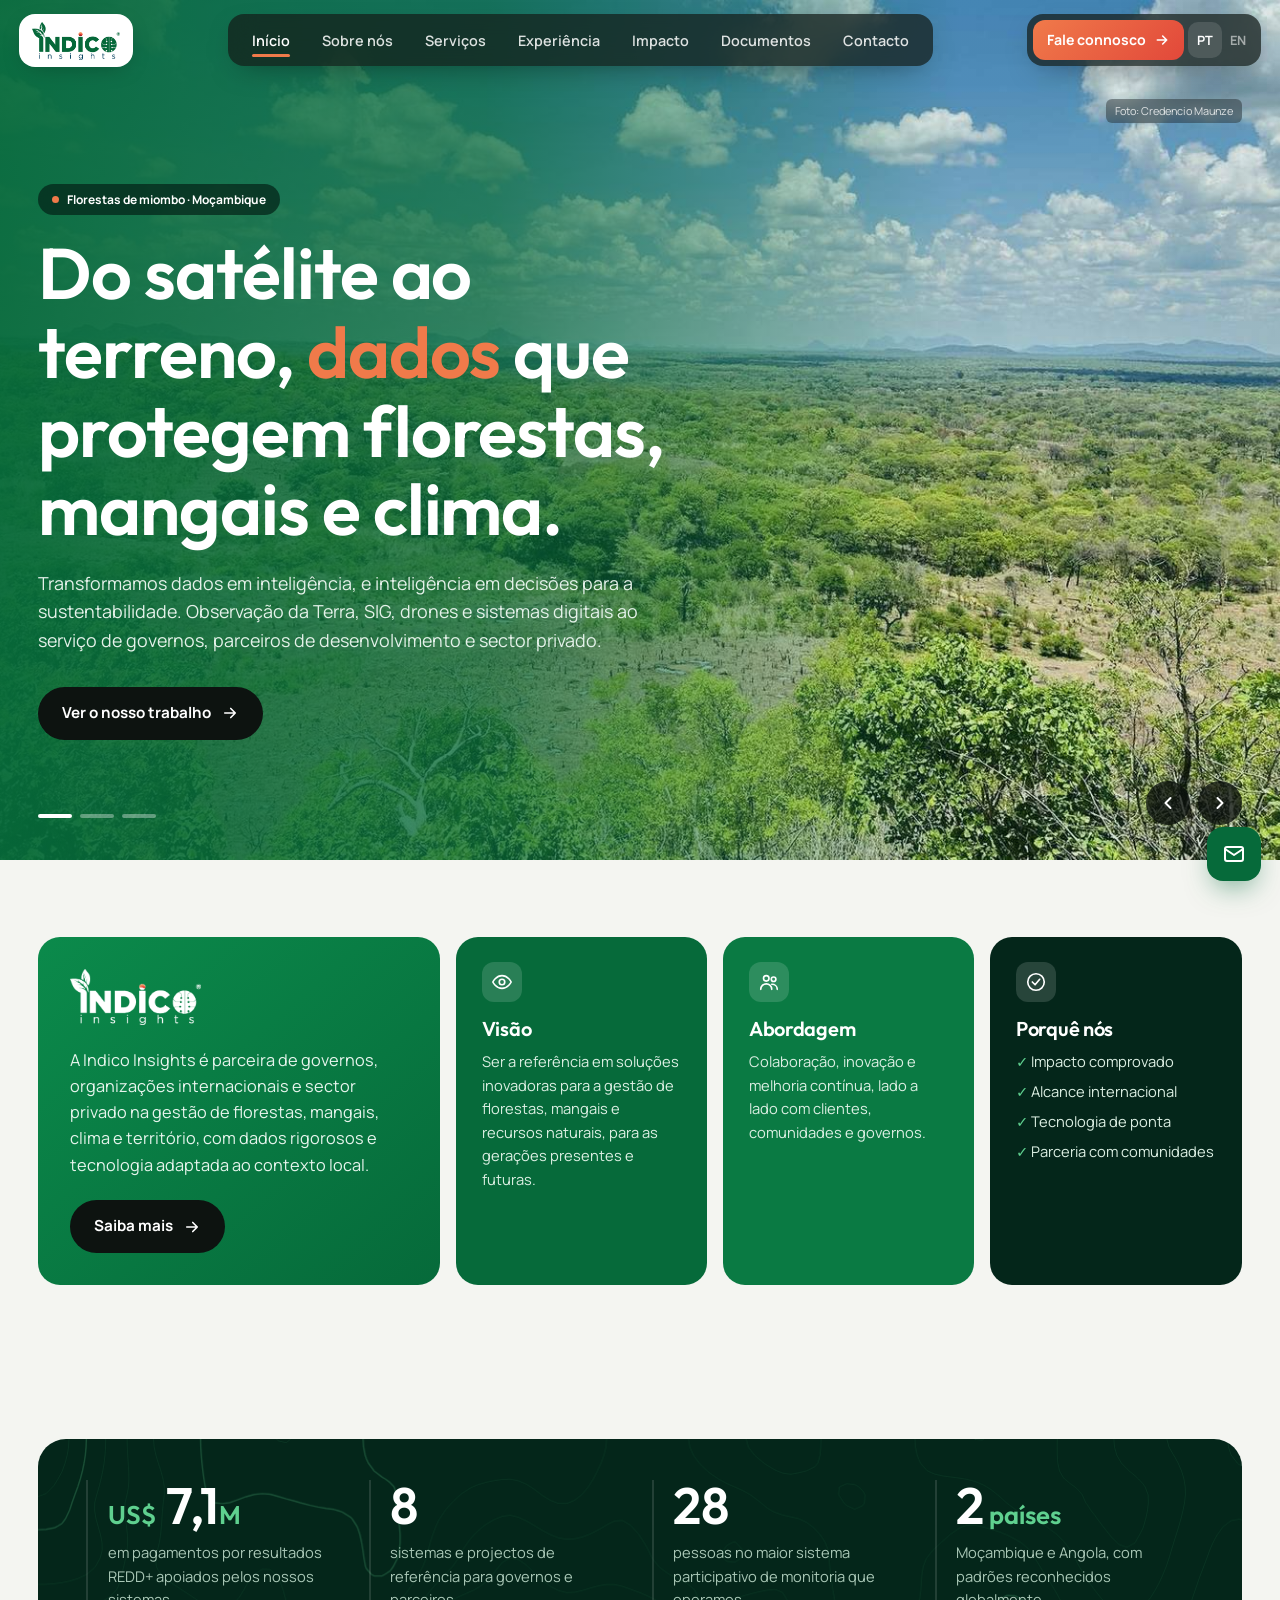
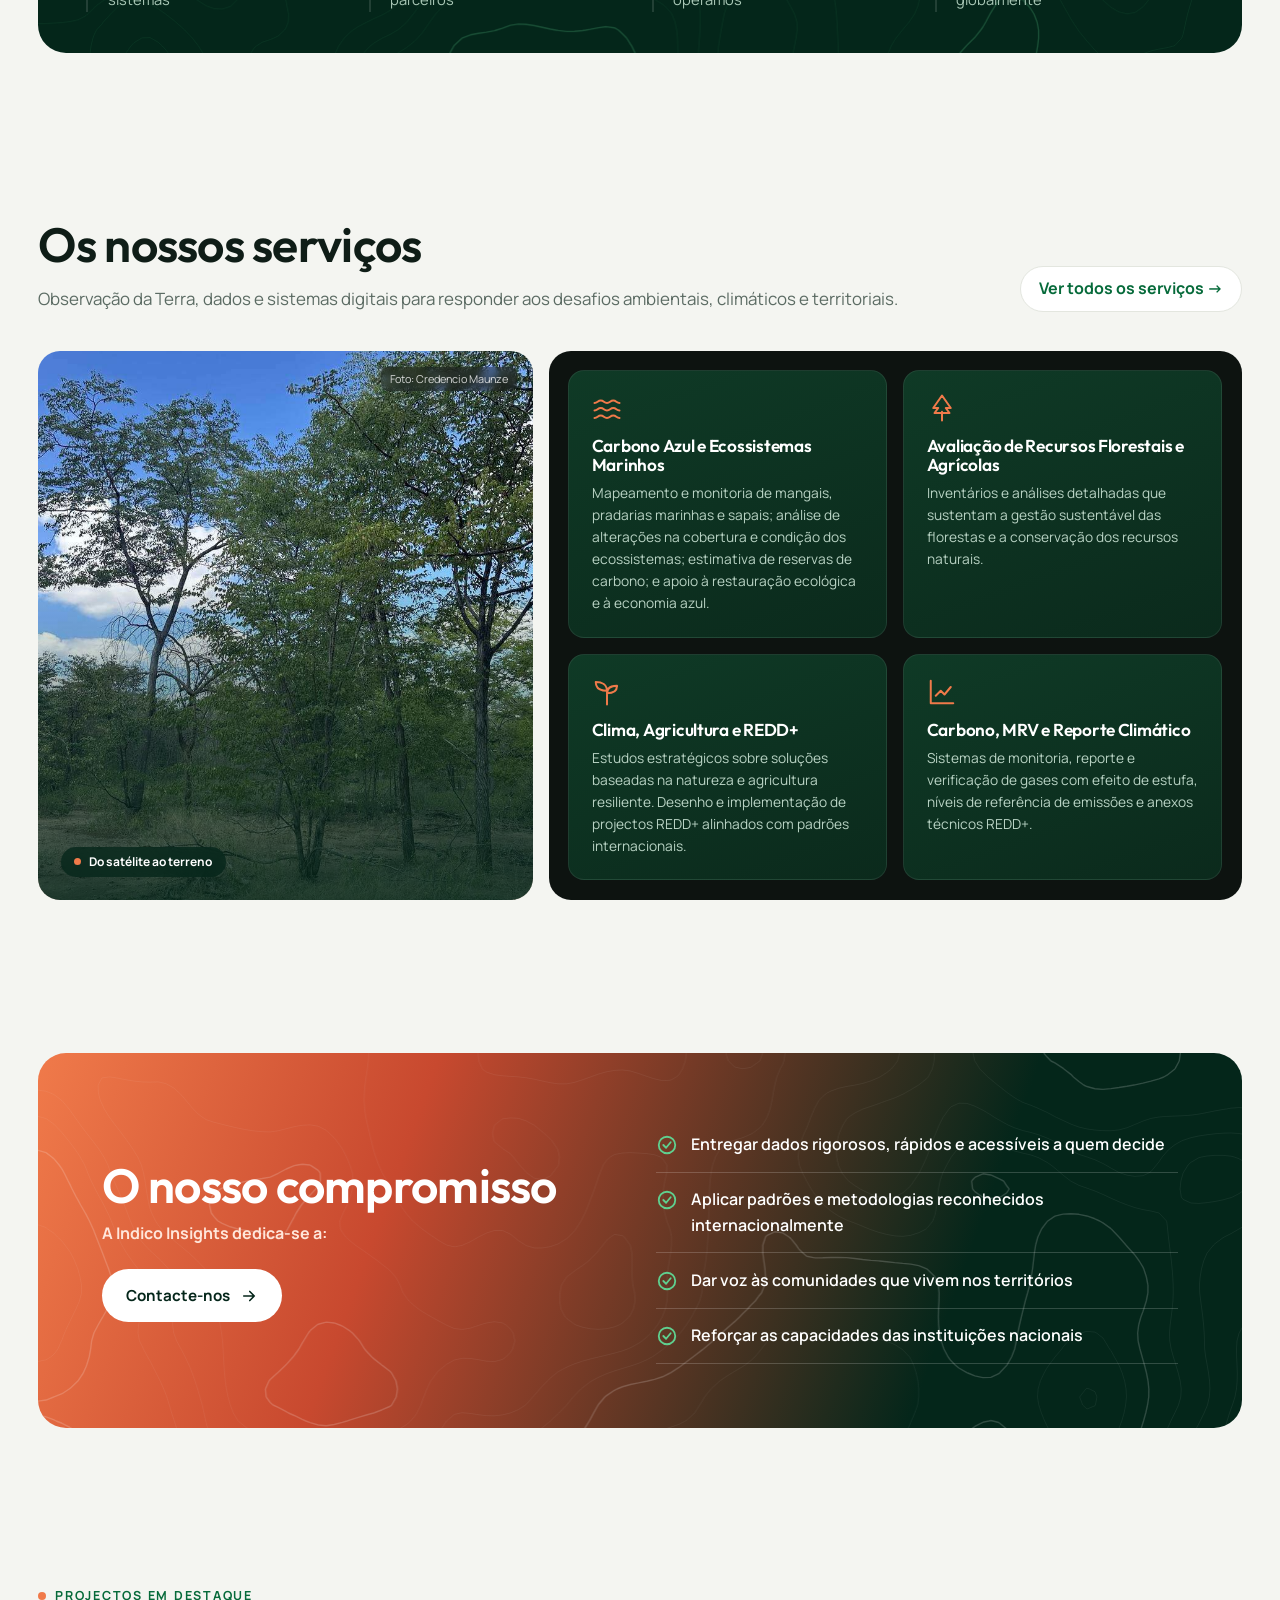
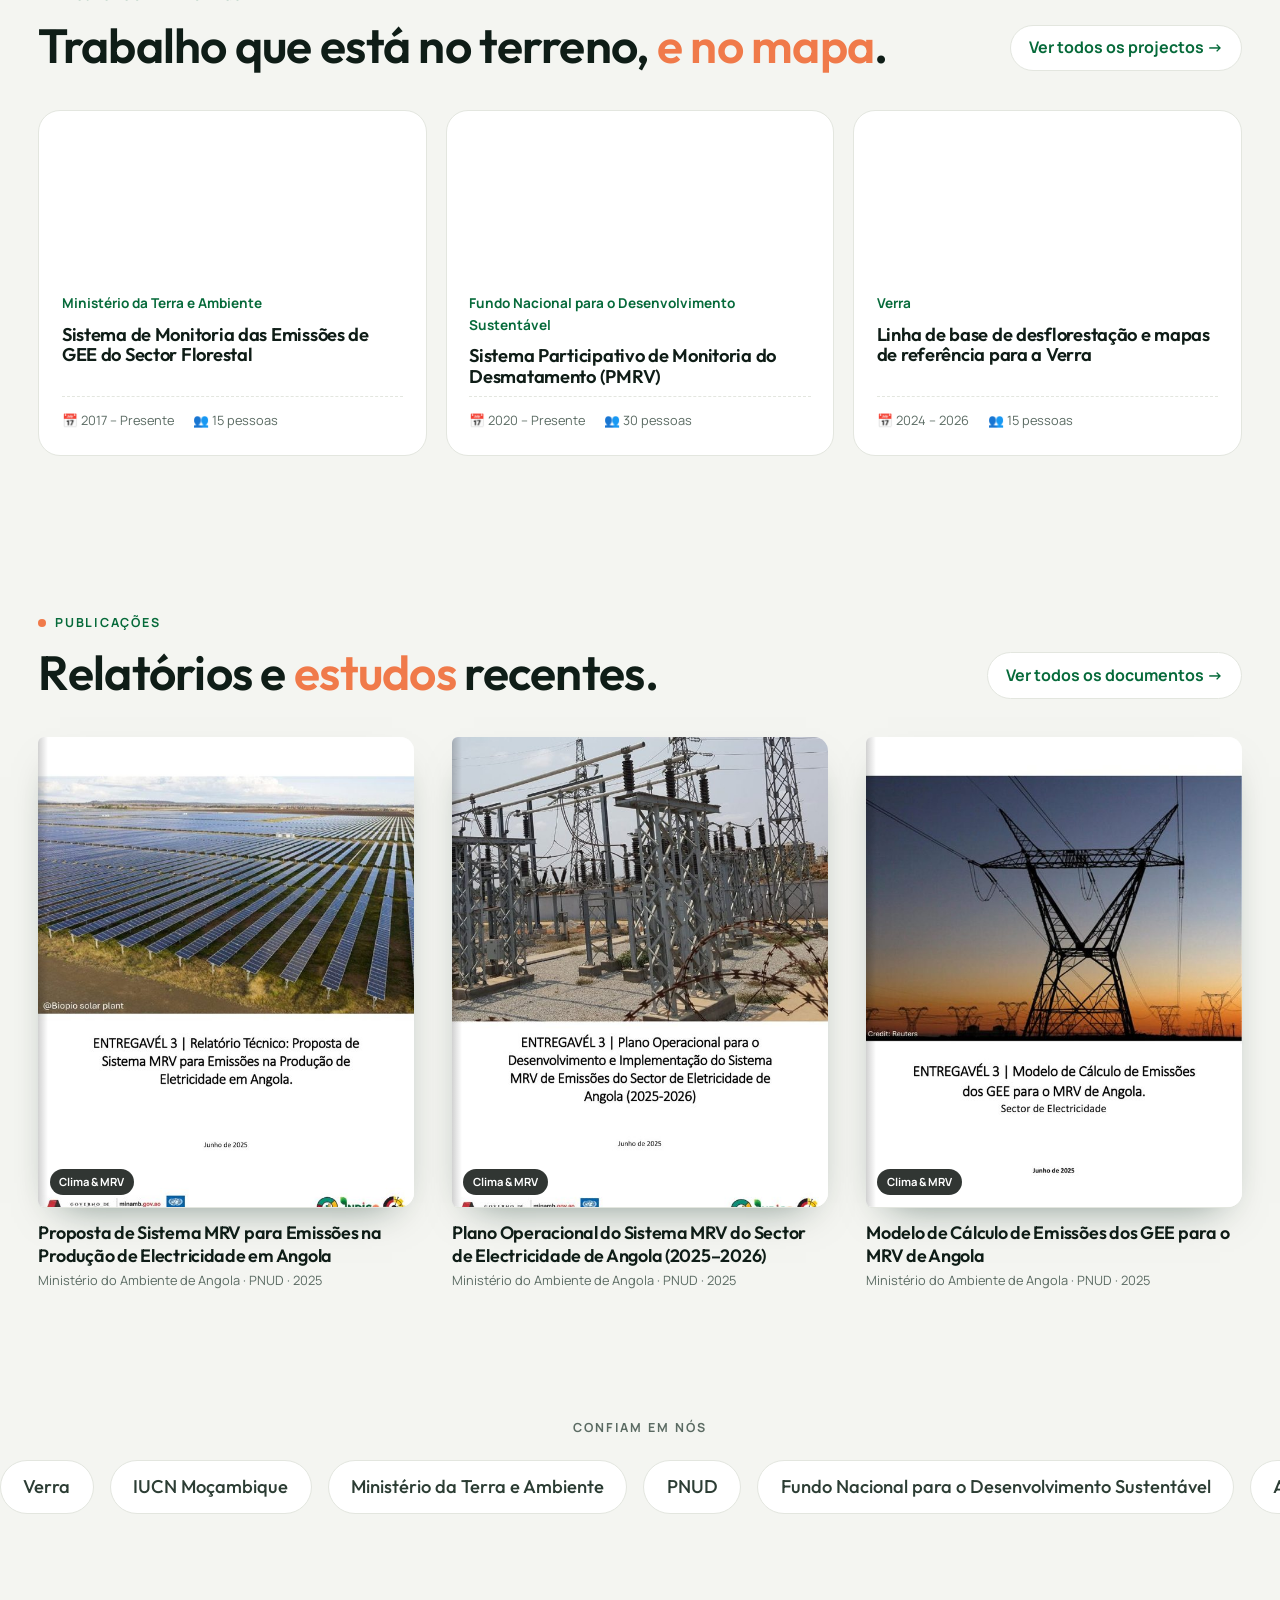
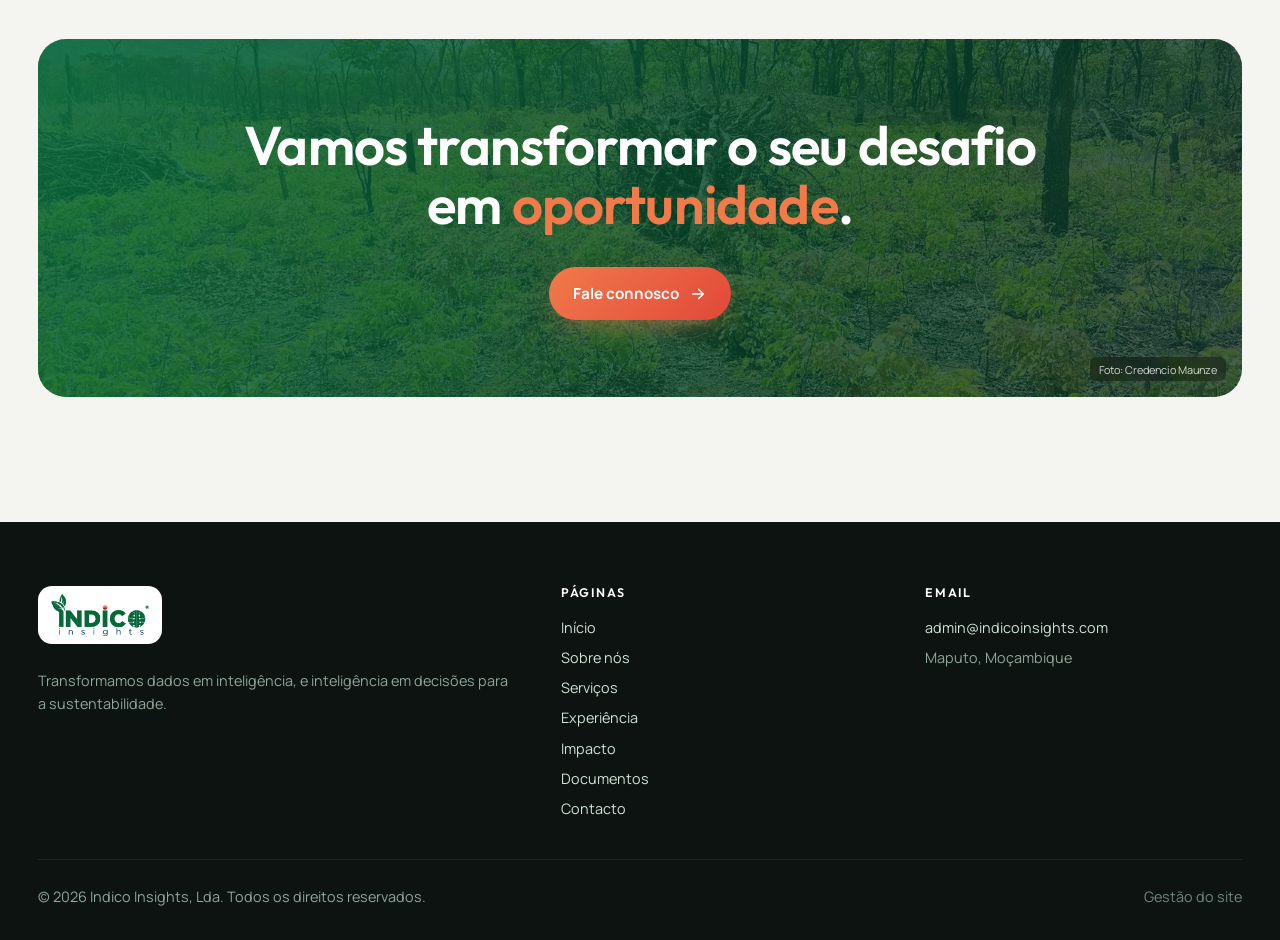
<file: index.html>
<!DOCTYPE html>
<html lang="pt">
<head>
<meta charset="UTF-8">
<meta name="viewport" content="width=device-width, initial-scale=1.0">
<title>Indico Insights</title>
<meta name="description" content="Indico Insights: consultoria e tecnologia em Observação da Terra, SIG, drones, MRV e REDD+ · Earth Observation, GIS, drones, MRV and REDD+ consulting. Maputo, Moçambique.">
<meta property="og:title" content="Indico Insights">
<meta property="og:description" content="Transformamos dados em inteligência, e inteligência em decisões para a sustentabilidade.">
<meta property="og:image" content="assets/logo.png">
<meta name="theme-color" content="#04261a">
<link rel="icon" type="image/png" href="assets/favicon.png">
<link rel="preconnect" href="https://fonts.googleapis.com">
<link rel="preconnect" href="https://fonts.gstatic.com" crossorigin>
<link href="https://fonts.googleapis.com/css2?family=Outfit:wght@400;500;600;700&family=Manrope:wght@400;500;600;700;800&display=swap" rel="stylesheet">
<link rel="stylesheet" href="assets/style.css">
</head>
<body>
  <nav class="nav" id="nav"></nav>
  <main id="app"></main>
  <footer id="footer"></footer>
  <a class="fab" id="fab" href="#contacto" aria-label="Contacto"></a>
  <div class="modal" id="modal" role="dialog" aria-modal="true"><div class="box"></div></div>

  <!-- 1) conteúdo (gerido em admin.html)   2) motor do site -->
  <script src="conteudo.js"></script>
  <script src="assets/app.js"></script>
</body>
</html>
</file>
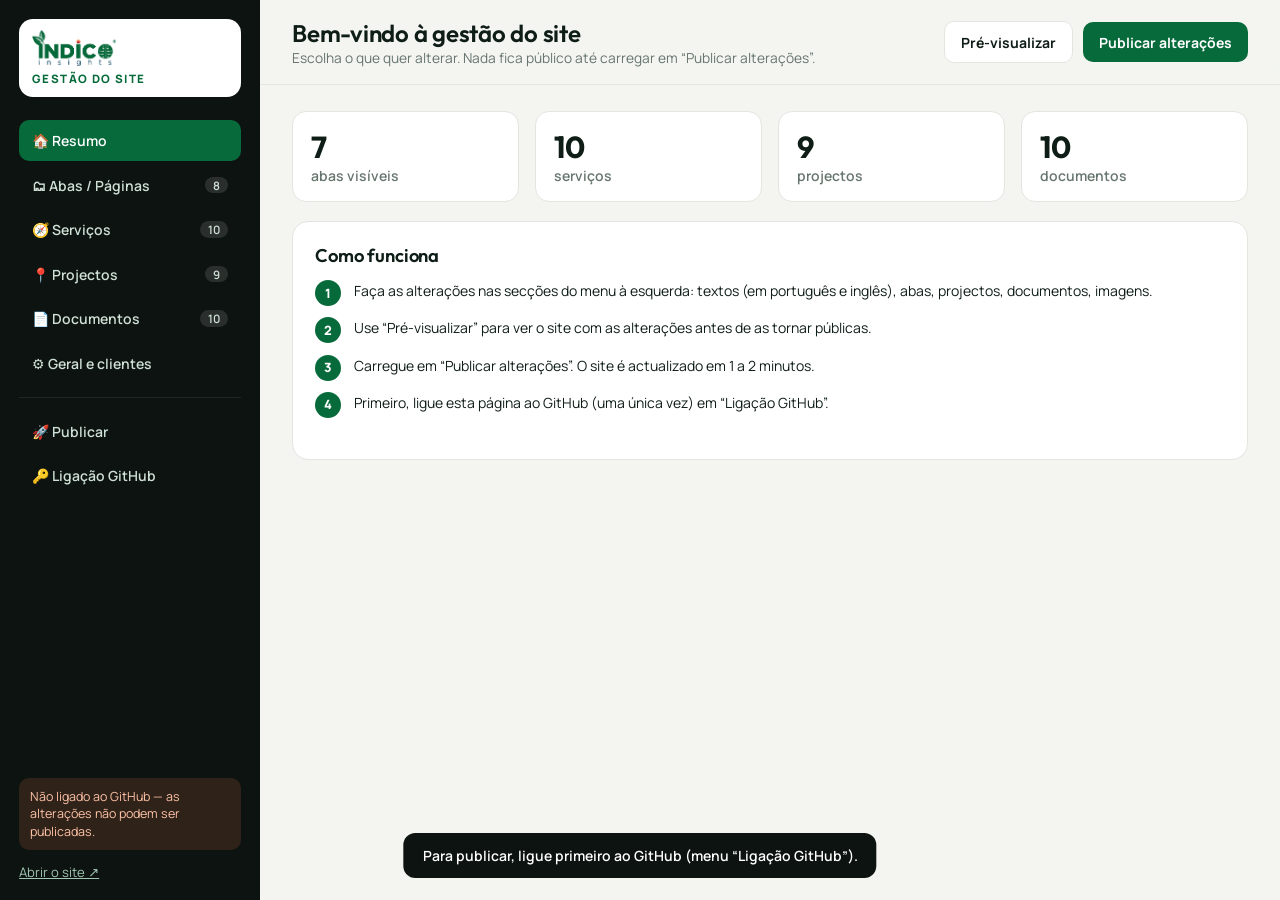
<file: admin.html>
<!DOCTYPE html>
<html lang="pt">
<head>
<meta charset="UTF-8">
<meta name="viewport" content="width=device-width, initial-scale=1.0">
<meta name="robots" content="noindex, nofollow">
<title>Gestão do site · Indico Insights</title>
<link rel="icon" type="image/png" href="assets/favicon.png">
<link rel="preconnect" href="https://fonts.googleapis.com">
<link rel="preconnect" href="https://fonts.gstatic.com" crossorigin>
<link href="https://fonts.googleapis.com/css2?family=Outfit:wght@500;600;700&family=Manrope:wght@400;500;600;700;800&display=swap" rel="stylesheet">
<link rel="stylesheet" href="assets/admin.css">
</head>
<body>
  <aside class="side">
    <div class="brand"><img src="assets/logo.png" alt="Indico Insights"><span>Gestão do site</span></div>
    <nav id="sidenav"></nav>
    <div class="side-foot">
      <div id="conn" class="conn off"></div>
      <a href="index.html" target="_blank" rel="noopener">Abrir o site ↗</a>
    </div>
  </aside>
  <main class="main">
    <header class="topbar">
      <div><h1 id="title"></h1><p id="subtitle"></p></div>
      <div class="actions">
        <span id="dirty" class="dirty"></span>
        <button class="b ghost" id="previewBtn">Pré-visualizar</button>
        <button class="b primary" id="publishBtn">Publicar alterações</button>
      </div>
    </header>
    <div id="view" class="view"></div>
  </main>
  <div id="dialog" class="dialog"><div class="dbox"></div></div>
  <div id="toast" class="toast"></div>
  <script src="conteudo.js"></script>
  <script src="assets/admin.js"></script>
</body>
</html>
</file>
<file: assets/style.css>
:root{
  --green:#066a3a; --green-2:#0b8a4b; --leaf:#5fd08f; --navy:#0b3d5c; --deep:#04261a; --ocean:#06324a;
  --sun:#f07a4a; --sun-2:#e2483a; --bg:#f4f5f1; --ink:#0f1d17; --muted:#5b6b63; --line:#e3e6df; --r:22px;
  --hfont:Outfit,system-ui,sans-serif;
}
*{box-sizing:border-box;margin:0;padding:0}
html{scroll-behavior:smooth}
body{font-family:Manrope,system-ui,sans-serif;color:var(--ink);background:var(--bg);line-height:1.6;-webkit-font-smoothing:antialiased}
img{max-width:100%;display:block}
a{color:inherit}
h1,h2,h3,h4{font-family:var(--hfont);font-weight:600;line-height:1.1;letter-spacing:-.015em}
h1 em,h2 em{font-style:normal;color:var(--sun)}
.wrap{width:min(1240px,94vw);margin-inline:auto}
.pill-label{display:inline-flex;align-items:center;gap:.5rem;background:rgba(4,38,26,.75);color:#fff;border-radius:999px;padding:.35rem .85rem;font-size:.75rem;font-weight:700;backdrop-filter:blur(6px)}
.pill-label::before{content:"";width:7px;height:7px;border-radius:50%;background:var(--sun)}
.eyebrow{display:inline-flex;align-items:center;gap:.55rem;font-size:.78rem;font-weight:700;letter-spacing:.14em;text-transform:uppercase;color:var(--green)}
.eyebrow::before{content:"";width:8px;height:8px;border-radius:50%;background:var(--sun)}
section{padding:clamp(3rem,6vw,5.5rem) 0}
section.bg-white{background:#fff}
.head{display:flex;justify-content:space-between;align-items:flex-end;gap:2rem;margin-bottom:2.4rem;flex-wrap:wrap}
.head.center{justify-content:center;text-align:center}
.head>div{max-width:none}
.head h2{font-size:clamp(2rem,4vw,3rem);margin:.7rem 0 0}
.head p{color:var(--muted);font-size:1.06rem;margin-top:.9rem}
.more{font-weight:700;color:var(--green);text-decoration:none;white-space:nowrap;border:1.5px solid var(--line);padding:.6rem 1.1rem;border-radius:999px;background:#fff;transition:all .2s}
.more:hover{border-color:var(--green);background:var(--green);color:#fff}
#app{min-height:70vh;animation:pagein .5s ease}
@keyframes pagein{from{opacity:0;transform:translateY(8px)}}

/* ===== FLOATING NAV ===== */
.nav{position:fixed;inset:0 0 auto;z-index:50;padding:.9rem 0;pointer-events:none}
.nav .wrap{display:flex;align-items:flex-start;justify-content:space-between;gap:1rem;width:min(1400px,97vw)}
.nav .wrap>*{pointer-events:auto}
.logo-pill{background:#fff;border-radius:16px;padding:.45rem .8rem;box-shadow:0 6px 24px -10px rgba(0,0,0,.35);display:block}
.logo-pill img{height:38px}
.menu-pill{background:rgba(20,28,24,.72);backdrop-filter:blur(14px);border-radius:16px;padding:.35rem .5rem;display:flex;flex-wrap:wrap;justify-content:center;list-style:none;box-shadow:0 10px 30px -14px rgba(0,0,0,.5);max-width:none}
.menu-pill a{display:block;color:#fff;text-decoration:none;font-weight:600;font-size:.9rem;padding:.55rem 1rem;border-radius:12px;position:relative;opacity:.85;transition:opacity .2s,background .2s}
.menu-pill a:hover{opacity:1;background:rgba(255,255,255,.08)}
.menu-pill a.active{opacity:1}
.menu-pill a.active::after{content:"";position:absolute;left:1rem;right:1rem;bottom:.2rem;height:3px;border-radius:3px;background:var(--sun)}
.right-pill{display:flex;align-items:center;gap:.25rem;background:rgba(20,28,24,.72);backdrop-filter:blur(14px);border-radius:16px;padding:.35rem;box-shadow:0 10px 30px -14px rgba(0,0,0,.5)}
.right-pill .cta{display:flex;align-items:center;gap:.45rem;color:#fff;text-decoration:none;font-weight:700;font-size:.88rem;padding:.55rem .9rem;border-radius:12px;background:linear-gradient(135deg,var(--sun),var(--sun-2))}
.lang button{background:none;border:0;color:#fff;font:700 .8rem Manrope,sans-serif;padding:.55rem .55rem;cursor:pointer;opacity:.55;border-radius:10px}
.lang button.on{opacity:1;background:rgba(255,255,255,.12)}
.burger{display:none;background:none;border:0;color:#fff;cursor:pointer;padding:.4rem}

/* ===== HERO SLIDER ===== */
.hero{position:relative;height:min(100vh,860px);min-height:600px;overflow:hidden;color:#fff;background:var(--deep)}
.slide{position:absolute;inset:0;opacity:0;transition:opacity 1s ease;display:flex;align-items:center}
.slide.on{opacity:1;z-index:1}
.slide .bgimg{position:absolute;inset:0;background-size:cover;background-position:center;transform:scale(1.08);transition:transform 7s ease}
.slide.on .bgimg{transform:scale(1)}
.slide .shade{position:absolute;inset:0;background:linear-gradient(90deg,rgba(6,106,58,.95) 0%,rgba(6,106,58,.75) 38%,rgba(6,106,58,.1) 75%)}
.slide.noimg{background:radial-gradient(120% 90% at 85% 10%,#0e5a3a 0%,transparent 55%),radial-gradient(90% 80% at 0% 100%,var(--ocean) 0%,transparent 60%),var(--deep)}
.slide .wrap{position:relative;z-index:2;display:grid;grid-template-columns:1.2fr .8fr;gap:3rem;align-items:center;padding-top:4rem}
.slide h1{font-size:clamp(2.4rem,5.6vw,4.8rem);margin:1.2rem 0 1.2rem;max-width:820px}
.slide p{font-size:clamp(1.02rem,1.4vw,1.2rem);max-width:600px;color:#e4f1e9;margin-bottom:2rem}
.slide .txt>*{opacity:0;transform:translateY(24px);transition:opacity .8s ease,transform .8s ease}
.slide.on .txt>*{opacity:1;transform:none}
.slide.on .txt>*:nth-child(2){transition-delay:.15s}.slide.on .txt>*:nth-child(3){transition-delay:.3s}.slide.on .txt>*:nth-child(4){transition-delay:.45s}
.hero-ctrl{position:absolute;right:max(3vw,1rem);bottom:2.2rem;z-index:5;display:flex;gap:.5rem}
.hero-ctrl button{width:44px;height:44px;border-radius:50%;border:0;background:rgba(10,15,12,.75);color:#fff;cursor:pointer;display:grid;place-items:center}
.hero-ctrl button:hover{background:var(--sun)}
.hero-bar{position:absolute;left:0;bottom:0;height:5px;z-index:5;background:var(--sun);width:0}
.hero-dots{position:absolute;left:max(3vw,1rem);bottom:2.6rem;z-index:5;display:flex;gap:.5rem}
.hero-dots button{width:34px;height:4px;border-radius:4px;border:0;background:rgba(255,255,255,.35);cursor:pointer}
.hero-dots button.on{background:#fff}
.btn{display:inline-flex;align-items:center;gap:.6rem;padding:.9rem 1.5rem;border-radius:999px;font-weight:700;text-decoration:none;transition:transform .25s,box-shadow .25s,background .25s;border:0;cursor:pointer;font-family:inherit;font-size:.95rem}
.btn-dark{background:#0d1310;color:#fff}
.btn-dark:hover{transform:translateY(-2px);background:#000}
.btn-sun{background:linear-gradient(135deg,var(--sun),var(--sun-2));color:#fff;box-shadow:0 10px 30px -12px rgba(240,122,74,.8)}
.btn-sun:hover{transform:translateY(-2px)}
.btn-white{background:#fff;color:var(--deep)}
.btn-line{border:1.5px solid var(--line);color:var(--ink);background:#fff;padding:.65rem 1.1rem;font-size:.88rem}
.btn-line:hover{border-color:var(--green);color:var(--green)}
.btn svg{width:18px;height:18px}
.orbit{position:relative;aspect-ratio:1;max-width:420px;justify-self:end;width:100%}
.orbit .ring{position:absolute;inset:0;border-radius:50%;border:1px dashed rgba(95,208,143,.35);animation:spin 60s linear infinite}
.orbit .ring.r2{inset:12%;border-style:solid;border-color:rgba(255,255,255,.08);animation-duration:40s;animation-direction:reverse}
.orbit .sat{position:absolute;top:-6px;left:50%;width:12px;height:12px;border-radius:50%;background:var(--sun);box-shadow:0 0 20px var(--sun)}
.orbit .core{position:absolute;inset:22%;border-radius:50%;overflow:hidden;background:radial-gradient(circle at 35% 30%,#1c8a57,#06432a 60%,#032116);box-shadow:inset -20px -30px 60px rgba(0,0,0,.5),0 0 80px rgba(95,208,143,.25)}
.core canvas{width:100%;height:100%}
.scan{position:absolute;inset:0;background:linear-gradient(180deg,transparent 45%,rgba(95,208,143,.35) 50%,transparent 55%);animation:scan 4.5s ease-in-out infinite}
@keyframes spin{to{transform:rotate(360deg)}}
@keyframes scan{0%,100%{transform:translateY(-40%)}50%{transform:translateY(40%)}}
.bgcanvas{position:absolute;inset:0;width:100%;height:100%}

/* ===== PAGE HEADER (inner) ===== */
.phero-wrap{padding:6.2rem 0 0}
.phero{position:relative;overflow:hidden;color:#fff;border-radius:28px;padding:clamp(3rem,7vw,5.5rem) clamp(1.6rem,5vw,4.5rem);
  background:radial-gradient(90% 120% at 90% 0%,#0e7a45 0%,transparent 60%),linear-gradient(120deg,var(--green),var(--deep) 75%)}
.phero>*:not(canvas){position:relative;z-index:2}
.phero .bgcanvas{z-index:1}
.phero h1{font-size:clamp(2.2rem,5vw,4rem);max-width:900px;margin-top:1rem}
.phero p{color:#d9ece1;font-size:1.12rem;max-width:720px;margin-top:1.2rem}
.phero .crumbs{position:absolute;right:2rem;top:1.6rem;font-size:.78rem;color:#bfe0cc;letter-spacing:.08em}

/* ===== BENTO ===== */
.bento{display:grid;grid-template-columns:1.6fr 1fr 1fr 1fr;gap:1rem}
.bento .brand{background:linear-gradient(140deg,var(--green-2),var(--green));color:#fff;border-radius:var(--r);padding:2rem;display:flex;flex-direction:column;justify-content:space-between;gap:1.4rem;position:relative;overflow:hidden}
.bento .brand img{height:56px;width:auto;align-self:flex-start}
.bento .brand p{font-size:1.02rem;color:#e6f4ec;position:relative}
.bento .brand .btn{align-self:flex-start}
.bento .tile{background:var(--green);color:#fff;border-radius:var(--r);padding:1.6rem;transition:transform .3s}
.bento .tile:hover{transform:translateY(-5px)}
.bento .tile:nth-child(3){background:#0a7a43}.bento .tile:nth-child(4){background:var(--deep)}
.bento .tile .ic{width:40px;height:40px;border-radius:12px;background:rgba(255,255,255,.14);display:grid;place-items:center;margin-bottom:1rem}
.bento .tile h3{font-size:1.25rem;margin-bottom:.6rem}
.bento .tile p,.bento .tile li{color:#dcefe3;font-size:.92rem}
.bento .tile ul{list-style:none;display:grid;gap:.4rem}
.bento .tile li::before{content:"✓ ";color:var(--leaf);font-weight:800}

/* ===== STATS ===== */
.stats-card{background:var(--deep);color:#fff;border-radius:28px;padding:2.6rem clamp(1.5rem,4vw,3rem);display:grid;grid-template-columns:repeat(4,1fr);gap:1.5rem;position:relative;overflow:hidden}
.stat{position:relative;padding-left:1.2rem;border-left:2px solid rgba(255,255,255,.12)}
.stat b{font-family:var(--hfont);font-size:clamp(2.2rem,4vw,3.3rem);font-weight:600;display:block;line-height:1}
.stat b small{font-size:.5em;color:var(--leaf)}
.stat>span{display:block;margin-top:.6rem;color:#a9c7b6;font-size:.92rem}

/* ===== SERVICES ===== */
.svc-bento{display:grid;grid-template-columns:1fr 1.4fr;gap:1rem}
.svc-visual{border-radius:var(--r);overflow:hidden;position:relative;min-height:420px;background:linear-gradient(160deg,#0e7a45,var(--deep));background-size:cover;background-position:center}
.svc-visual .cap{position:absolute;left:1.4rem;bottom:1.4rem;right:1.4rem;color:#fff;z-index:2}
.svc-visual .cap h3{font-size:1.6rem}
.svc-panel{background:#0d1310;border-radius:var(--r);padding:1.2rem;display:grid;grid-template-columns:1fr 1fr;gap:1rem}
.svc-card{background:linear-gradient(160deg,#0f3a26,#0b2a1c);border:1px solid rgba(255,255,255,.08);border-radius:16px;padding:1.4rem;color:#fff;transition:transform .3s,border-color .3s}
.svc-card:hover{transform:translateY(-4px);border-color:var(--leaf)}
.svc-card .ic{color:var(--sun);width:30px;height:30px;margin-bottom:.8rem;display:block}
.svc-card h3{font-size:1.08rem;margin-bottom:.5rem}
.svc-card p{color:#b9d3c4;font-size:.86rem}
.svc-card.more-card{background:linear-gradient(135deg,var(--sun),var(--sun-2));display:flex;flex-direction:column;justify-content:space-between;text-decoration:none;border:0}
.svc-card.more-card h3{font-size:1.4rem}
.svc-grid{display:grid;grid-template-columns:repeat(auto-fill,minmax(280px,1fr));gap:1rem}
.svc-grid .svc-card{background:#fff;color:var(--ink);border:1px solid var(--line);padding:1.8rem}
.svc-grid .svc-card .ic{width:40px;height:40px;color:var(--green)}
.svc-grid .svc-card p{color:var(--muted);font-size:.92rem}
.svc-grid .svc-card:hover{border-color:var(--green);box-shadow:0 24px 50px -30px rgba(6,106,58,.5)}
.svc-grid .svc-card.more-card{color:#fff}
.svc-grid .svc-card.more-card p{color:#fff}

/* ===== CHECKLIST BAND ===== */
.band{border-radius:28px;padding:clamp(2rem,5vw,4rem);color:#fff;background:linear-gradient(110deg,var(--sun) 0%,#c8492f 30%,var(--deep) 75%);display:grid;grid-template-columns:1fr 1fr;gap:2rem;align-items:center;position:relative;overflow:hidden}
.band h2{font-size:clamp(2rem,4vw,3rem)}
.band>div>p{font-weight:700;margin-top:.6rem;color:#ffe6da}
.band ul{list-style:none;display:grid}
.band li{display:flex;gap:.8rem;align-items:flex-start;padding:.9rem 0;border-bottom:1px solid rgba(255,255,255,.18);font-weight:600}
.band li svg{flex:none;color:var(--leaf);margin-top:2px}
.band .btn{margin-top:1.4rem}

/* ===== TEXT/PILLARS ===== */
.textblock .grid{display:grid;grid-template-columns:1fr 1fr;gap:3.5rem;align-items:center}
.textblock .grid.single{grid-template-columns:1fr;max-width:780px}
.textblock p{color:var(--muted);font-size:1.07rem;margin-bottom:1rem}
.textblock p:first-child{font-size:1.32rem;color:var(--ink);font-family:var(--hfont);line-height:1.4}
.pillars{display:grid;grid-template-columns:1fr 1fr;gap:1rem}
.pillar{background:#fff;border:1px solid var(--line);border-radius:var(--r);padding:1.6rem;transition:transform .3s,box-shadow .3s}
.pillar:hover{transform:translateY(-5px);box-shadow:0 24px 50px -28px rgba(6,106,58,.45)}
.pillar .ic{width:44px;height:44px;border-radius:12px;display:grid;place-items:center;background:#e4f3ea;color:var(--green);margin-bottom:1rem}
.pillar h3{font-size:1.12rem;margin-bottom:.35rem}
.pillar p{font-size:.9rem!important;margin:0;color:var(--muted)!important;font-family:Manrope,sans-serif!important;line-height:1.55!important}

/* ===== IMPACT ===== */
.impact-card{position:relative;border-radius:28px;overflow:hidden;color:#fff;background:linear-gradient(120deg,var(--ocean),var(--deep) 60%);padding:clamp(2rem,5vw,4rem);display:grid;grid-template-columns:1.1fr 1fr;gap:3rem}
.impact-card canvas{opacity:.35}
.impact-card>div{position:relative}
.impact-card p{color:#c7dbd0;font-size:1.05rem}
.big-num{font-family:var(--hfont);font-weight:700;font-size:clamp(3.5rem,8vw,6.2rem);line-height:1;color:var(--sun);margin:1.4rem 0 .5rem}
.why{display:grid;gap:.9rem}
.why div{background:rgba(255,255,255,.06);border:1px solid rgba(255,255,255,.12);border-radius:16px;padding:1.2rem 1.3rem}
.why h3{font-size:1.08rem;margin-bottom:.3rem}
.why p{font-size:.9rem}

/* ===== PROJECTS ===== */
.filters{display:flex;flex-wrap:wrap;gap:.5rem;margin-bottom:1.8rem}
.chip{border:1.5px solid var(--line);background:#fff;border-radius:999px;padding:.5rem 1.05rem;font:600 .88rem Manrope,sans-serif;cursor:pointer;transition:all .2s;color:var(--ink)}
.chip:hover{border-color:var(--green)}
.chip.on{background:#0d1310;border-color:#0d1310;color:#fff}
.proj-grid{display:grid;grid-template-columns:repeat(auto-fill,minmax(320px,1fr));gap:1.2rem}
.proj{background:#fff;border:1px solid var(--line);border-radius:var(--r);overflow:hidden;display:flex;flex-direction:column;cursor:pointer;transition:transform .35s,box-shadow .35s;text-align:left;font:inherit;color:inherit;padding:0}
.proj:hover{transform:translateY(-6px);box-shadow:0 30px 60px -30px rgba(4,38,26,.45)}
.proj .art{height:160px;position:relative;overflow:hidden;background-size:cover;background-position:center}
.proj .art canvas{width:100%;height:100%;display:block}
.proj .flag{position:absolute;top:.9rem;left:.9rem}
.live{position:absolute;top:.9rem;right:.9rem;background:var(--sun);color:#fff;border-radius:999px;padding:.3rem .7rem;font-size:.72rem;font-weight:700;display:flex;align-items:center;gap:.35rem}
.live i{width:7px;height:7px;border-radius:50%;background:#fff;animation:pulse 1.6s infinite}
@keyframes pulse{50%{opacity:.3}}
.proj .body{padding:1.4rem 1.4rem 1.5rem;display:flex;flex-direction:column;gap:.6rem;flex:1}
.proj h3{font-size:1.15rem}
.proj .client{font-size:.85rem;color:var(--green);font-weight:700}
.proj .meta{display:flex;gap:1.2rem;font-size:.8rem;color:var(--muted);margin-top:auto;padding-top:.8rem;border-top:1px dashed var(--line)}
.proj.hide,.docc.hide{display:none}

/* ===== DOCUMENTS (covers) ===== */
.doc-grid{display:grid;grid-template-columns:repeat(3,1fr);gap:3rem 2.4rem}
@media (max-width:900px){.doc-grid{grid-template-columns:repeat(2,1fr);gap:2rem 1.4rem}}
.docc{cursor:pointer;background:none;border:0;text-align:left;font:inherit;color:inherit;display:flex;flex-direction:column;gap:.9rem}
.docc .cover{aspect-ratio:4/5;border-radius:6px 14px 14px 6px;overflow:hidden;background:#fff;position:relative;box-shadow:0 1px 0 var(--line),0 18px 40px -22px rgba(4,38,26,.55);transition:transform .4s cubic-bezier(.2,.8,.2,1),box-shadow .4s}
.docc .cover img{width:100%;height:100%;object-fit:cover;object-position:top}
.docc .cover::before{content:"";position:absolute;left:0;top:0;bottom:0;width:10px;background:linear-gradient(90deg,rgba(0,0,0,.18),transparent);z-index:2}
.docc .cover .cat{position:absolute;left:.7rem;bottom:.7rem;z-index:2;background:rgba(13,19,16,.85);color:#fff;font-size:.7rem;font-weight:700;padding:.25rem .6rem;border-radius:999px}
.docc:hover .cover{transform:translateY(-8px) rotate(-1deg);box-shadow:0 30px 50px -24px rgba(4,38,26,.6)}
.docc h3{font-size:1.12rem;line-height:1.3}
.docc small{color:var(--muted);font-size:.8rem}
.doc-modal{display:grid;grid-template-columns:260px 1fr;gap:0}
.doc-modal .cv{background:#eef0ea;padding:1.6rem;display:grid;place-items:center}
.doc-modal .cv img{border-radius:6px;box-shadow:0 20px 40px -20px rgba(0,0,0,.5)}
.doc-modal .info{padding:2rem}
.doc-modal h3{font-size:1.5rem;margin:.5rem 0 1rem}
.doc-modal dl{display:grid;grid-template-columns:auto 1fr;gap:.35rem 1rem;font-size:.88rem;margin:1rem 0 1.4rem}
.doc-modal dt{color:var(--muted);font-weight:700}
.lock{display:flex;gap:.6rem;align-items:center;background:#fff4ee;color:#a2401d;border-radius:12px;padding:.8rem 1rem;font-size:.86rem;font-weight:600;margin-bottom:1.2rem}

/* ===== MODAL ===== */
.modal{position:fixed;inset:0;z-index:100;display:none;place-items:center;padding:1.2rem;background:rgba(4,20,14,.6);backdrop-filter:blur(6px)}
.modal.open{display:grid;animation:fade .3s}
@keyframes fade{from{opacity:0}}
.modal .box{background:#fff;border-radius:24px;max-width:760px;width:100%;max-height:90vh;overflow:auto;animation:rise .4s cubic-bezier(.2,.8,.2,1);position:relative}
@keyframes rise{from{transform:translateY(30px);opacity:0}}
.modal .top{background:linear-gradient(130deg,var(--green),var(--deep));color:#fff;padding:2rem 2rem 1.6rem;position:relative}
.modal .top h3{font-size:1.6rem;margin-top:.6rem;padding-right:2.5rem}
.modal .x{position:absolute;top:1rem;right:1rem;width:38px;height:38px;border-radius:50%;border:0;background:rgba(0,0,0,.25);color:#fff;font-size:1.3rem;cursor:pointer;z-index:3}
.modal .facts{display:grid;grid-template-columns:repeat(4,1fr);gap:1px;background:var(--line);border-bottom:1px solid var(--line)}
.modal .facts div{background:#f8f9f6;padding:1rem 1.1rem;font-size:.85rem}
.modal .facts small{display:block;font-size:.68rem;font-weight:700;letter-spacing:.12em;color:var(--muted);text-transform:uppercase;margin-bottom:.2rem}
.modal .desc{padding:1.8rem 2rem 2rem;color:#33443b}
.modal .desc .btn{margin-top:1.2rem}
.related{margin-top:1.6rem;display:flex;gap:.8rem;flex-wrap:wrap}
.related img{width:70px;border-radius:4px;box-shadow:0 6px 16px -8px rgba(0,0,0,.4);cursor:pointer}

/* ===== CLIENTS ===== */
.clients{padding:3rem 0;overflow:hidden}
.clients p{text-align:center;font-size:.78rem;letter-spacing:.16em;text-transform:uppercase;color:var(--muted);font-weight:700;margin-bottom:1.4rem}
.marquee{display:flex;gap:1rem;width:max-content;animation:marq 50s linear infinite}
.marquee span{font-family:var(--hfont);font-weight:500;font-size:1.15rem;color:#2c3d34;white-space:nowrap;background:#fff;border:1px solid var(--line);border-radius:999px;padding:.7rem 1.4rem}
@keyframes marq{to{transform:translateX(-50%)}}

/* ===== DUO / TAGS ===== */
.duo{display:grid;grid-template-columns:1fr 1fr;gap:1rem}
.vcard{border-radius:var(--r);padding:2.4rem;position:relative;overflow:hidden}
.vcard.a{background:var(--green);color:#fff}
.vcard.b{background:#0d1310;color:#fff}
.vcard h3{font-size:1.8rem;margin:.8rem 0 1rem}
.vcard .eyebrow{color:#bfe9d0}
.vcard p{color:#d4e6db}
.flow{display:flex;align-items:center;gap:.6rem;flex-wrap:wrap;margin-top:1.4rem;font-weight:700}
.flow span{background:rgba(255,255,255,.1);padding:.35rem .8rem;border-radius:999px}
.flow i{color:var(--sun);font-style:normal}
.skills{display:flex;flex-wrap:wrap;gap:.6rem}
.skills span{padding:.65rem 1.1rem;border-radius:999px;background:#fff;border:1px solid var(--line);font-weight:600;transition:all .2s}
.skills span:hover{background:var(--green);color:#fff;border-color:var(--green)}

/* ===== CTA ===== */
.ctaband{border-radius:28px;background:linear-gradient(120deg,var(--green),var(--deep));color:#fff;position:relative;overflow:hidden;text-align:center;padding:clamp(3rem,6vw,5rem) 1.5rem}
.ctaband canvas{opacity:.35}
.ctaband>*:not(canvas){position:relative}
.ctaband h2{font-size:clamp(2rem,4.4vw,3.4rem);max-width:820px;margin:0 auto 2rem}

/* ===== CONTACT ===== */
.contact-card{background:#0d1310;color:#fff;border-radius:28px;position:relative;overflow:hidden;padding:clamp(2rem,5vw,4rem);display:grid;grid-template-columns:1fr 1fr;gap:3rem;align-items:start}
.contact-card canvas{opacity:.35}
.contact-card>*:not(canvas){position:relative}
.contact-card h1{font-size:clamp(2.2rem,4.6vw,3.6rem);margin:.9rem 0 1.1rem}
.contact-card .eyebrow{color:var(--leaf)}
.contact-card p{color:#bcd3c6;font-size:1.05rem}
.cinfo{margin-top:2rem;display:grid;gap:.8rem}
.cinfo a,.cinfo div{display:flex;align-items:center;gap:1rem;text-decoration:none;color:#fff;font-weight:600}
.cinfo .ic{width:44px;height:44px;border-radius:12px;background:var(--green);display:grid;place-items:center;flex:none}
form.cf{background:#fff;color:var(--ink);border-radius:22px;padding:1.8rem;display:grid;gap:.9rem}
form.cf label{font-size:.82rem;font-weight:700;color:var(--ink);display:grid;gap:.35rem}
form.cf input,form.cf select,form.cf textarea{font:inherit;color:var(--ink);background:var(--bg);border:1.5px solid transparent;border-radius:12px;padding:.8rem 1rem;outline:none;transition:border .2s}
form.cf input:focus,form.cf select:focus,form.cf textarea:focus{border-color:var(--green);background:#fff}
form.cf textarea{min-height:120px;resize:vertical}
.row2{display:grid;grid-template-columns:1fr 1fr;gap:.9rem}
form.cf .btn{justify-content:center}
.note{font-size:.82rem;color:var(--muted);min-height:1.2em}

/* ===== FOOTER ===== */
footer{background:#0d1310;color:#8fa79a;padding:4rem 0 2rem;font-size:.9rem;margin-top:3rem}
footer .top{display:grid;grid-template-columns:1.5fr 1fr 1fr;gap:3rem;padding-bottom:2.4rem;border-bottom:1px solid rgba(255,255,255,.08)}
footer .flogo{background:#fff;border-radius:14px;padding:.5rem .8rem;display:inline-block;margin-bottom:1.2rem}
footer .flogo img{height:42px}
footer h4{color:#fff;font-size:.78rem;letter-spacing:.14em;text-transform:uppercase;margin-bottom:1rem}
footer ul{list-style:none;display:grid;gap:.45rem}
footer a{color:#cfe3d7;text-decoration:none}
footer a:hover{color:var(--sun)}
footer .bottom{padding-top:1.6rem;display:flex;justify-content:space-between;flex-wrap:wrap;gap:1rem}
footer .bottom a{color:#6f877b}
.fab{position:fixed;right:1.2rem;bottom:1.2rem;z-index:60;width:54px;height:54px;border-radius:16px;background:var(--green);color:#fff;display:grid;place-items:center;box-shadow:0 12px 30px -10px rgba(6,106,58,.7);transition:transform .2s}
.fab:hover{transform:scale(1.08)}

/* reveal */
.rv{opacity:0;transform:translateY(26px);transition:opacity .8s cubic-bezier(.2,.8,.2,1),transform .8s cubic-bezier(.2,.8,.2,1)}
.rv.in{opacity:1;transform:none}
.d1{transition-delay:.08s}.d2{transition-delay:.16s}.d3{transition-delay:.24s}

@media (max-width:1100px){
  .bento{grid-template-columns:1fr 1fr}
  .bento .brand{grid-column:1/-1}
  .menu-pill a{padding:.5rem .7rem;font-size:.85rem}
}
@media (max-width:960px){
  .slide .wrap,.textblock .grid,.impact-card,.duo,.contact-card,footer .top,.svc-bento,.band{grid-template-columns:1fr}
  .orbit{display:none}
  .stats-card{grid-template-columns:1fr 1fr}
  .menu-pill{display:none}
  .burger{display:block}
  .nav.open .menu-pill{display:flex;flex-direction:column;position:absolute;top:4.6rem;left:3vw;right:3vw;max-width:none;padding:.8rem;background:rgba(13,19,16,.96)}
  .nav.open .menu-pill a{font-size:1.05rem;padding:.8rem 1rem}
  .right-pill .cta span{display:none}
  .svc-visual{min-height:220px}
  .modal .facts{grid-template-columns:1fr 1fr}
  .doc-modal{grid-template-columns:1fr}
  .doc-modal .cv img{max-height:340px}
}
@media (max-width:620px){
  .pillars,.row2,.svc-panel,.bento{grid-template-columns:1fr}
  .stats-card{grid-template-columns:1fr}
  .proj-grid{grid-template-columns:1fr}
  .logo-pill img{height:30px}
  .phero .crumbs{display:none}
}
@media (prefers-reduced-motion:reduce){*,*::before{animation:none!important;transition:none!important}.rv{opacity:1;transform:none}}
.empty{padding:3rem;text-align:center;color:var(--muted);border:1.5px dashed var(--line);border-radius:var(--r)}
@media (max-width:620px){.hero-ctrl{right:5.2rem}}

.credit{position:absolute;right:1rem;top:auto;bottom:1rem;z-index:4;font-size:.68rem;color:rgba(255,255,255,.8);background:rgba(0,0,0,.35);padding:.2rem .55rem;border-radius:6px;text-decoration:none;backdrop-filter:blur(4px)}
.credit:hover{color:#fff}
.hero .credit{bottom:auto;top:6.2rem;right:max(3vw,1rem)}
.phero.withimg{background-size:cover;background-position:center}
.phero.withimg::before{content:"";position:absolute;inset:0;background:linear-gradient(100deg,rgba(6,106,58,.95) 0%,rgba(4,38,26,.75) 55%,rgba(4,38,26,.35) 100%);z-index:1}
.phero .credit{z-index:3}
.svc-visual .shade-v{position:absolute;inset:0;background:linear-gradient(180deg,transparent 40%,rgba(4,38,26,.85))}
@media (max-width:960px){.doc-grid{grid-template-columns:repeat(2,1fr);gap:2rem 1.2rem}}
@media (max-width:520px){.doc-grid{grid-template-columns:1fr 1fr;gap:1.4rem 1rem}.docc h3{font-size:.95rem}}
.phero>.credit{position:absolute;top:auto;bottom:1rem;right:1.2rem;z-index:3}
.svc-visual .credit{top:1rem;bottom:auto}

.ctaband.withimg{background-size:cover;background-position:center}
.ctaband.withimg::before{content:"";position:absolute;inset:0;background:linear-gradient(120deg,rgba(6,106,58,.88),rgba(4,38,26,.72))}
.ctaband .credit{position:absolute}

.docfeat{display:grid;grid-template-columns:260px 1fr;gap:3rem;align-items:center;background:#fff;border:1px solid var(--line);border-radius:28px;padding:2.4rem;max-width:980px}
.docfeat .cv{border:0;background:none;cursor:pointer;padding:0;transform:rotate(-3deg);transition:transform .4s}
.docfeat .cv:hover{transform:rotate(0) translateY(-6px)}
.docfeat .cv img{border-radius:6px 14px 14px 6px;box-shadow:0 30px 50px -24px rgba(4,38,26,.6);width:100%}
.docfeat h3{font-size:clamp(1.6rem,3vw,2.2rem);margin:.6rem 0 .8rem}
.docfeat p{color:var(--muted);font-size:1.05rem}
.docfeat .meta{color:var(--muted);font-size:.85rem;margin:.8rem 0 1.4rem}
.docfeat .btns .btn-line{padding:.9rem 1.4rem;font-size:.95rem}
@media (max-width:760px){.docfeat{grid-template-columns:1fr;padding:1.6rem;gap:1.6rem}.docfeat .cv{max-width:200px}}
.bg-white .docfeat{background:var(--bg);border-color:transparent}
</file>
<file: assets/admin.css>
:root{--green:#066a3a;--deep:#04261a;--sun:#f07a4a;--bg:#f4f5f1;--ink:#0f1d17;--muted:#66756d;--line:#e2e6df;--card:#fff;--danger:#c8402c}
*{box-sizing:border-box;margin:0;padding:0}
body{font-family:Manrope,system-ui,sans-serif;color:var(--ink);background:var(--bg);display:grid;grid-template-columns:260px 1fr;min-height:100vh;font-size:14px}
h1,h2,h3{font-family:Outfit,sans-serif;font-weight:600;letter-spacing:-.01em}
button{font:inherit;cursor:pointer}
input,textarea,select{font:inherit;color:inherit}
a{color:var(--green)}

.side{background:#0d1310;color:#cfe0d6;position:sticky;top:0;height:100vh;display:flex;flex-direction:column;padding:1.2rem}
.side .brand{background:#fff;border-radius:14px;padding:.7rem .8rem;display:flex;flex-direction:column;gap:.3rem;margin-bottom:1.4rem}
.side .brand img{height:36px;width:auto;align-self:flex-start}
.side .brand span{font-size:.72rem;font-weight:800;letter-spacing:.12em;text-transform:uppercase;color:var(--green)}
#sidenav{display:grid;gap:.2rem}
#sidenav button{display:flex;align-items:center;gap:.7rem;background:none;border:0;color:#cfe0d6;padding:.7rem .8rem;border-radius:10px;text-align:left;font-weight:600}
#sidenav button:hover{background:rgba(255,255,255,.06)}
#sidenav button.on{background:var(--green);color:#fff}
#sidenav button .n{margin-left:auto;font-size:.72rem;background:rgba(255,255,255,.12);border-radius:999px;padding:.05rem .5rem}
#sidenav hr{border:0;border-top:1px solid rgba(255,255,255,.08);margin:.6rem 0}
.side-foot{margin-top:auto;display:grid;gap:.8rem;font-size:.82rem}
.side-foot a{color:#9fc4b0}
.conn{border-radius:10px;padding:.6rem .7rem;font-size:.78rem;line-height:1.4}
.conn.off{background:rgba(240,122,74,.15);color:#ffc2a6}
.conn.on{background:rgba(95,208,143,.15);color:#9fe3bb}

.main{min-width:0}
.topbar{position:sticky;top:0;z-index:20;background:rgba(244,245,241,.92);backdrop-filter:blur(10px);display:flex;justify-content:space-between;align-items:center;gap:1rem;padding:1.1rem 2rem;border-bottom:1px solid var(--line)}
.topbar h1{font-size:1.5rem}
.topbar p{color:var(--muted);font-size:.86rem}
.actions{display:flex;align-items:center;gap:.6rem;flex-wrap:wrap}
.dirty{font-size:.8rem;font-weight:700;color:var(--sun)}
.view{padding:1.6rem 2rem 5rem;max-width:1100px}

.b{border:0;border-radius:10px;padding:.65rem 1rem;font-weight:700;display:inline-flex;align-items:center;gap:.45rem;transition:background .15s,transform .1s;white-space:nowrap}
.b:active{transform:scale(.98)}
.b.primary{background:var(--green);color:#fff}.b.primary:hover{background:#05592f}
.b.sun{background:var(--sun);color:#fff}
.b.ghost{background:#fff;border:1.5px solid var(--line);color:var(--ink)}.b.ghost:hover{border-color:var(--green)}
.b.danger{background:#fff;border:1.5px solid #f1c9c1;color:var(--danger)}
.b.small{padding:.4rem .7rem;font-size:.8rem;border-radius:8px}
.b:disabled{opacity:.45;cursor:not-allowed}
.ib{width:32px;height:32px;border-radius:8px;border:1px solid var(--line);background:#fff;display:inline-grid;place-items:center;color:#3b4a42;font-size:.9rem}
.ib:hover{border-color:var(--green);color:var(--green)}
.ib.del:hover{border-color:var(--danger);color:var(--danger)}
.ib.off{color:#b9c2bc}

.panel{background:var(--card);border:1px solid var(--line);border-radius:16px;padding:1.4rem;margin-bottom:1.2rem}
.panel>h2{font-size:1.15rem;margin-bottom:.3rem}
.panel>.hint{color:var(--muted);margin-bottom:1rem;font-size:.86rem}
.toolbar{display:flex;justify-content:space-between;align-items:center;gap:1rem;margin-bottom:1rem;flex-wrap:wrap}
.toolbar input[type=search]{border:1.5px solid var(--line);border-radius:10px;padding:.6rem .9rem;min-width:240px;background:#fff}

/* list rows */
.rows{display:grid;gap:.6rem}
.row{background:#fff;border:1px solid var(--line);border-radius:14px;overflow:hidden}
.row.hidden-item{opacity:.6}
.row .rh{display:flex;align-items:center;gap:.8rem;padding:.7rem .8rem .7rem 1rem;cursor:pointer}
.row .rh:hover{background:#fafbf8}
.row .thumb{width:44px;height:58px;border-radius:4px;object-fit:cover;object-position:top;background:#eef0ea;flex:none;box-shadow:0 2px 6px rgba(0,0,0,.12)}
.row .thumb.wide{width:72px;height:44px}
.row .tt{flex:1;min-width:0}
.row .tt b{display:block;white-space:nowrap;overflow:hidden;text-overflow:ellipsis}
.row .tt small{color:var(--muted)}
.row .badge{font-size:.7rem;font-weight:800;letter-spacing:.06em;text-transform:uppercase;background:#e6f3eb;color:var(--green);border-radius:999px;padding:.2rem .6rem;white-space:nowrap}
.row .badge.gray{background:#eef0ec;color:var(--muted)}
.row .tools{display:flex;gap:.3rem;flex:none}
.row .rb{border-top:1px solid var(--line);padding:1.2rem;background:#fcfdfb;display:none}
.row.open .rb{display:block}
.row.open>.rh{background:#f3f8f4}
.rows.nested .row{border-radius:12px}
.rows.nested .row .rh{padding:.5rem .6rem .5rem .9rem}
.add{margin-top:.7rem}

/* fields */
.fields{display:grid;gap:1rem}
.f{display:grid;gap:.35rem}
.f>label{font-weight:700;font-size:.82rem}
.f>.help{color:var(--muted);font-size:.78rem;margin-top:-.15rem}
.f input[type=text],.f input[type=number],.f input[type=url],.f input[type=email],.f input[type=password],.f textarea,.f select{width:100%;border:1.5px solid var(--line);border-radius:10px;padding:.6rem .8rem;background:#fff;outline:none;transition:border .15s}
.f input:focus,.f textarea:focus,.f select:focus{border-color:var(--green)}
.f textarea{min-height:84px;resize:vertical;line-height:1.5}
.bi{display:grid;grid-template-columns:1fr 1fr;gap:.6rem}
.bi>div{position:relative}
.bi>div::before{content:attr(data-l);position:absolute;top:.55rem;right:.6rem;font-size:.65rem;font-weight:800;color:#9aa8a0;pointer-events:none;z-index:1}
.bi input,.bi textarea{padding-right:2.2rem!important}
.grp{border:1px dashed var(--line);border-radius:12px;padding:1rem;display:grid;gap:1rem;background:#fff}
.grp>.gl{font-weight:800;font-size:.75rem;letter-spacing:.08em;text-transform:uppercase;color:var(--muted)}
.cols2{display:grid;grid-template-columns:1fr 1fr;gap:1rem}
.cols3{display:grid;grid-template-columns:1fr 1fr 1fr;gap:1rem}
.check{display:flex;align-items:center;gap:.6rem;font-weight:600;cursor:pointer}
.check input{width:18px;height:18px;accent-color:var(--green)}
.chips{display:flex;flex-wrap:wrap;gap:.4rem}
.chips label{display:flex;gap:.4rem;align-items:center;border:1.5px solid var(--line);border-radius:999px;padding:.35rem .75rem;cursor:pointer;font-weight:600;font-size:.82rem;background:#fff}
.chips label:has(input:checked){background:var(--green);border-color:var(--green);color:#fff}
.chips input{display:none}
.imgf{display:flex;gap:1rem;align-items:center}
.imgf .pv{width:120px;height:90px;border-radius:10px;background:#eef0ea center/cover no-repeat;border:1px solid var(--line);flex:none;display:grid;place-items:center;color:var(--muted);font-size:.75rem;text-align:center}
.imgf .pv.cover{width:96px;height:128px;background-position:top}
.imgf .btns{display:flex;flex-direction:column;gap:.4rem;align-items:flex-start}
.imgf small{color:var(--muted)}

/* cards grid (documents) */
.cgrid{display:grid;grid-template-columns:repeat(auto-fill,minmax(170px,1fr));gap:1.2rem}
.cc{background:#fff;border:1px solid var(--line);border-radius:14px;overflow:hidden;display:flex;flex-direction:column;cursor:pointer;transition:transform .2s,box-shadow .2s;position:relative}
.cc:hover{transform:translateY(-3px);box-shadow:0 14px 30px -18px rgba(0,0,0,.35)}
.cc img{aspect-ratio:3/4;object-fit:cover;object-position:top;width:100%;background:#eef0ea;border-bottom:1px solid var(--line)}
.cc .ph{aspect-ratio:3/4;background:#eef0ea;display:grid;place-items:center;color:var(--muted)}
.cc .ct{padding:.7rem .8rem;font-weight:700;font-size:.82rem;line-height:1.3}
.cc .ct small{display:block;font-weight:500;color:var(--muted);margin-top:.2rem}
.cc .hid{position:absolute;top:.5rem;left:.5rem;background:#0d1310;color:#fff;font-size:.68rem;font-weight:800;border-radius:999px;padding:.2rem .55rem}
.cc.new{border:2px dashed #bcd6c6;background:#f6faf7;align-items:center;justify-content:center;color:var(--green);font-weight:800;min-height:260px;gap:.4rem}
.cc.new span{font-size:2rem;line-height:1}

/* editor drawer */
.dialog{position:fixed;inset:0;z-index:100;background:rgba(4,20,14,.5);display:none;align-items:flex-start;justify-content:flex-end}
.dialog.open{display:flex}
.dbox{background:var(--bg);width:min(760px,100%);height:100vh;overflow:auto;box-shadow:-20px 0 60px rgba(0,0,0,.25);animation:slin .25s ease}
@keyframes slin{from{transform:translateX(40px);opacity:0}}
.dbox .dh{position:sticky;top:0;z-index:2;background:#fff;border-bottom:1px solid var(--line);padding:1rem 1.4rem;display:flex;justify-content:space-between;align-items:center;gap:1rem}
.dbox .dh h2{font-size:1.25rem}
.dbox .dc{padding:1.4rem}
.dbox.small{height:auto;margin:auto;border-radius:18px;width:min(460px,92vw);align-self:center}
.dialog:has(.dbox.small){align-items:center;justify-content:center}
.dbox.small .dc p{color:var(--muted);margin:.4rem 0 1.2rem}
.dbox.small .acts{display:flex;justify-content:flex-end;gap:.5rem}

.toast{position:fixed;bottom:1.4rem;left:50%;transform:translateX(-50%) translateY(20px);opacity:0;background:#0d1310;color:#fff;padding:.8rem 1.2rem;border-radius:12px;font-weight:600;z-index:200;transition:all .25s;max-width:90vw}
.toast.show{opacity:1;transform:translateX(-50%)}
.toast.err{background:var(--danger)}
.steps{counter-reset:s;display:grid;gap:.7rem;margin:.8rem 0 1.2rem;padding-left:0;list-style:none}
.steps li{counter-increment:s;display:flex;gap:.8rem;align-items:flex-start;line-height:1.5}
.steps li::before{content:counter(s);flex:none;width:26px;height:26px;border-radius:50%;background:var(--green);color:#fff;display:grid;place-items:center;font-weight:800;font-size:.8rem}
.log{background:#0d1310;color:#cfe0d6;border-radius:12px;padding:1rem;font:12px/1.6 ui-monospace,monospace;max-height:260px;overflow:auto;white-space:pre-wrap;margin-top:1rem}
.empty{color:var(--muted);text-align:center;padding:1.6rem;border:1.5px dashed var(--line);border-radius:12px}
.kpis{display:grid;grid-template-columns:repeat(4,1fr);gap:1rem;margin-bottom:1.2rem}
.kpi{background:#fff;border:1px solid var(--line);border-radius:14px;padding:1rem 1.1rem;cursor:pointer}
.kpi b{font-family:Outfit;font-size:1.9rem;display:block}
.kpi span{color:var(--muted);font-weight:600}
.blocktype{display:grid;grid-template-columns:repeat(auto-fill,minmax(200px,1fr));gap:.6rem}
.blocktype button{background:#fff;border:1.5px solid var(--line);border-radius:12px;padding:.8rem;text-align:left}
.blocktype button:hover{border-color:var(--green)}
.blocktype b{display:block}
.blocktype small{color:var(--muted)}

@media (max-width:900px){
  body{grid-template-columns:1fr}
  .side{position:static;height:auto}
  #sidenav{grid-template-columns:repeat(3,1fr)}
  .topbar,.view{padding-left:1rem;padding-right:1rem}
  .bi,.cols2,.cols3,.kpis{grid-template-columns:1fr}
}
</file>
